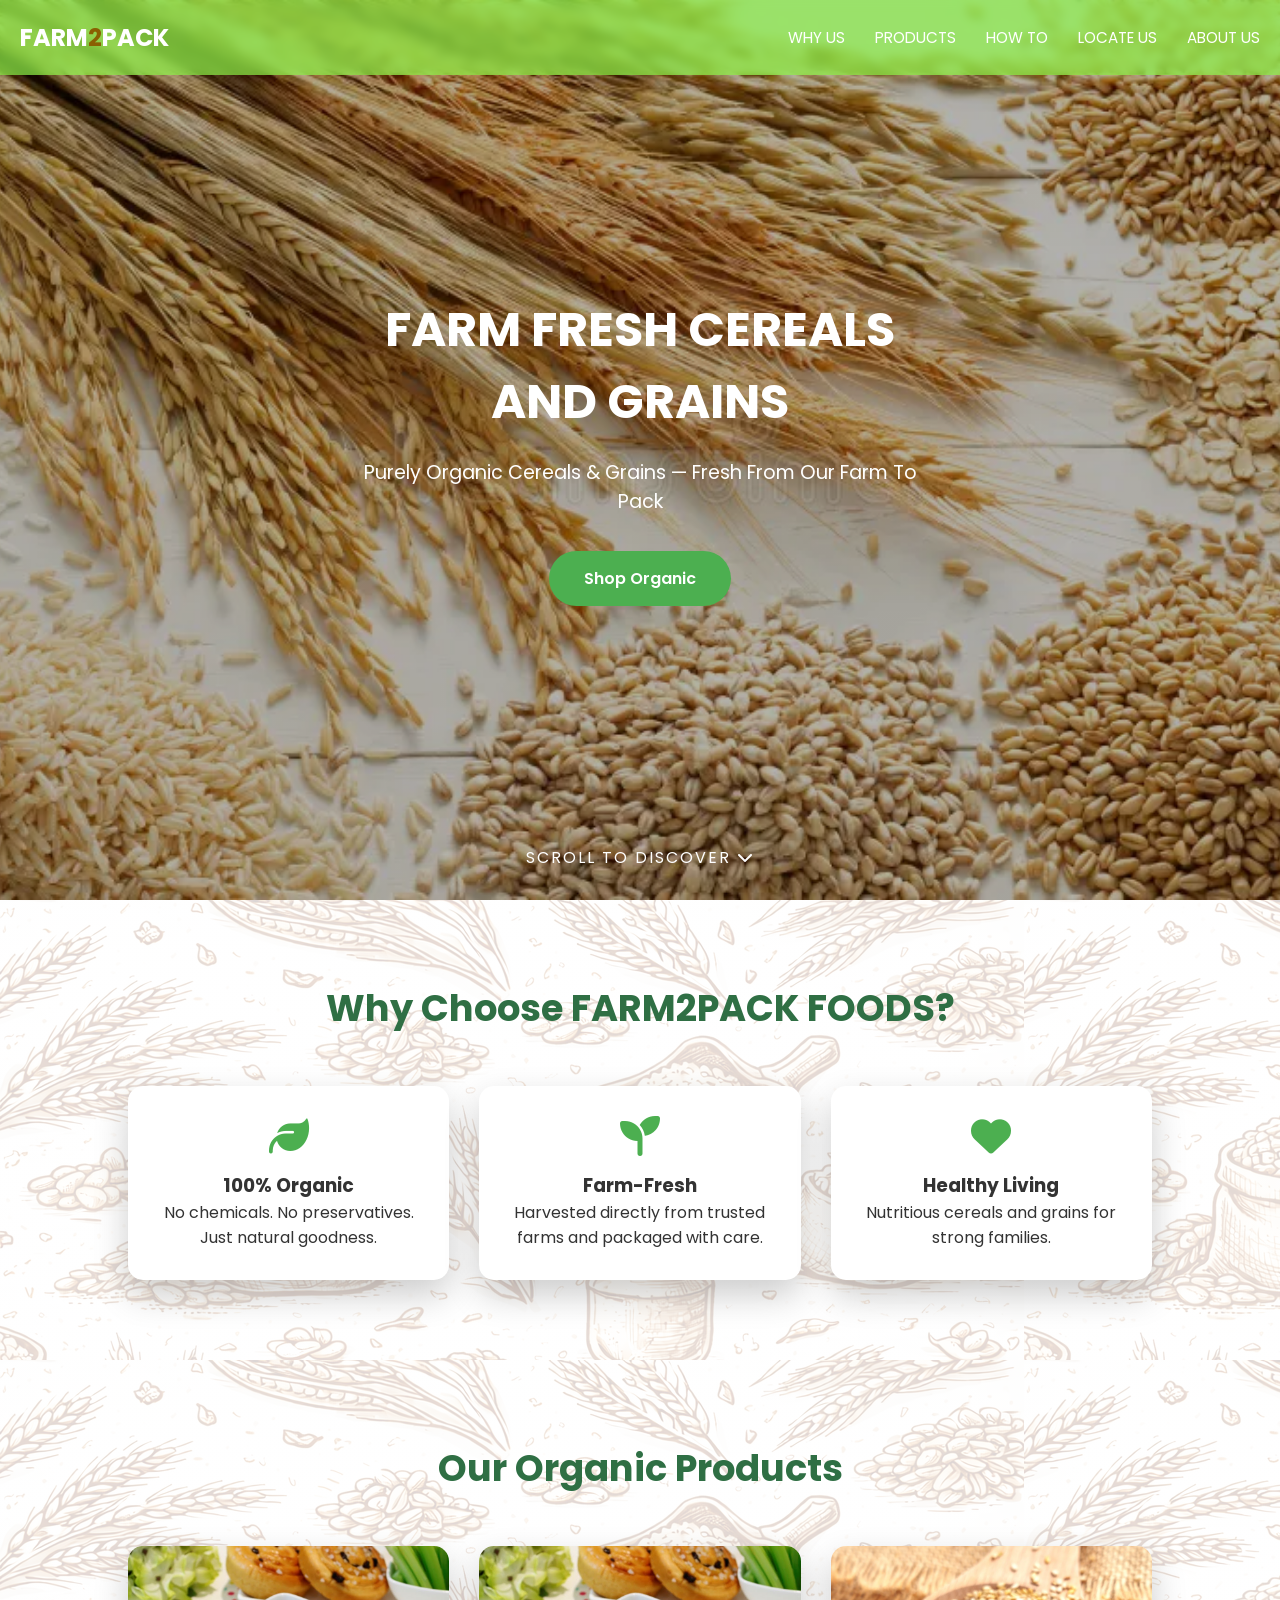
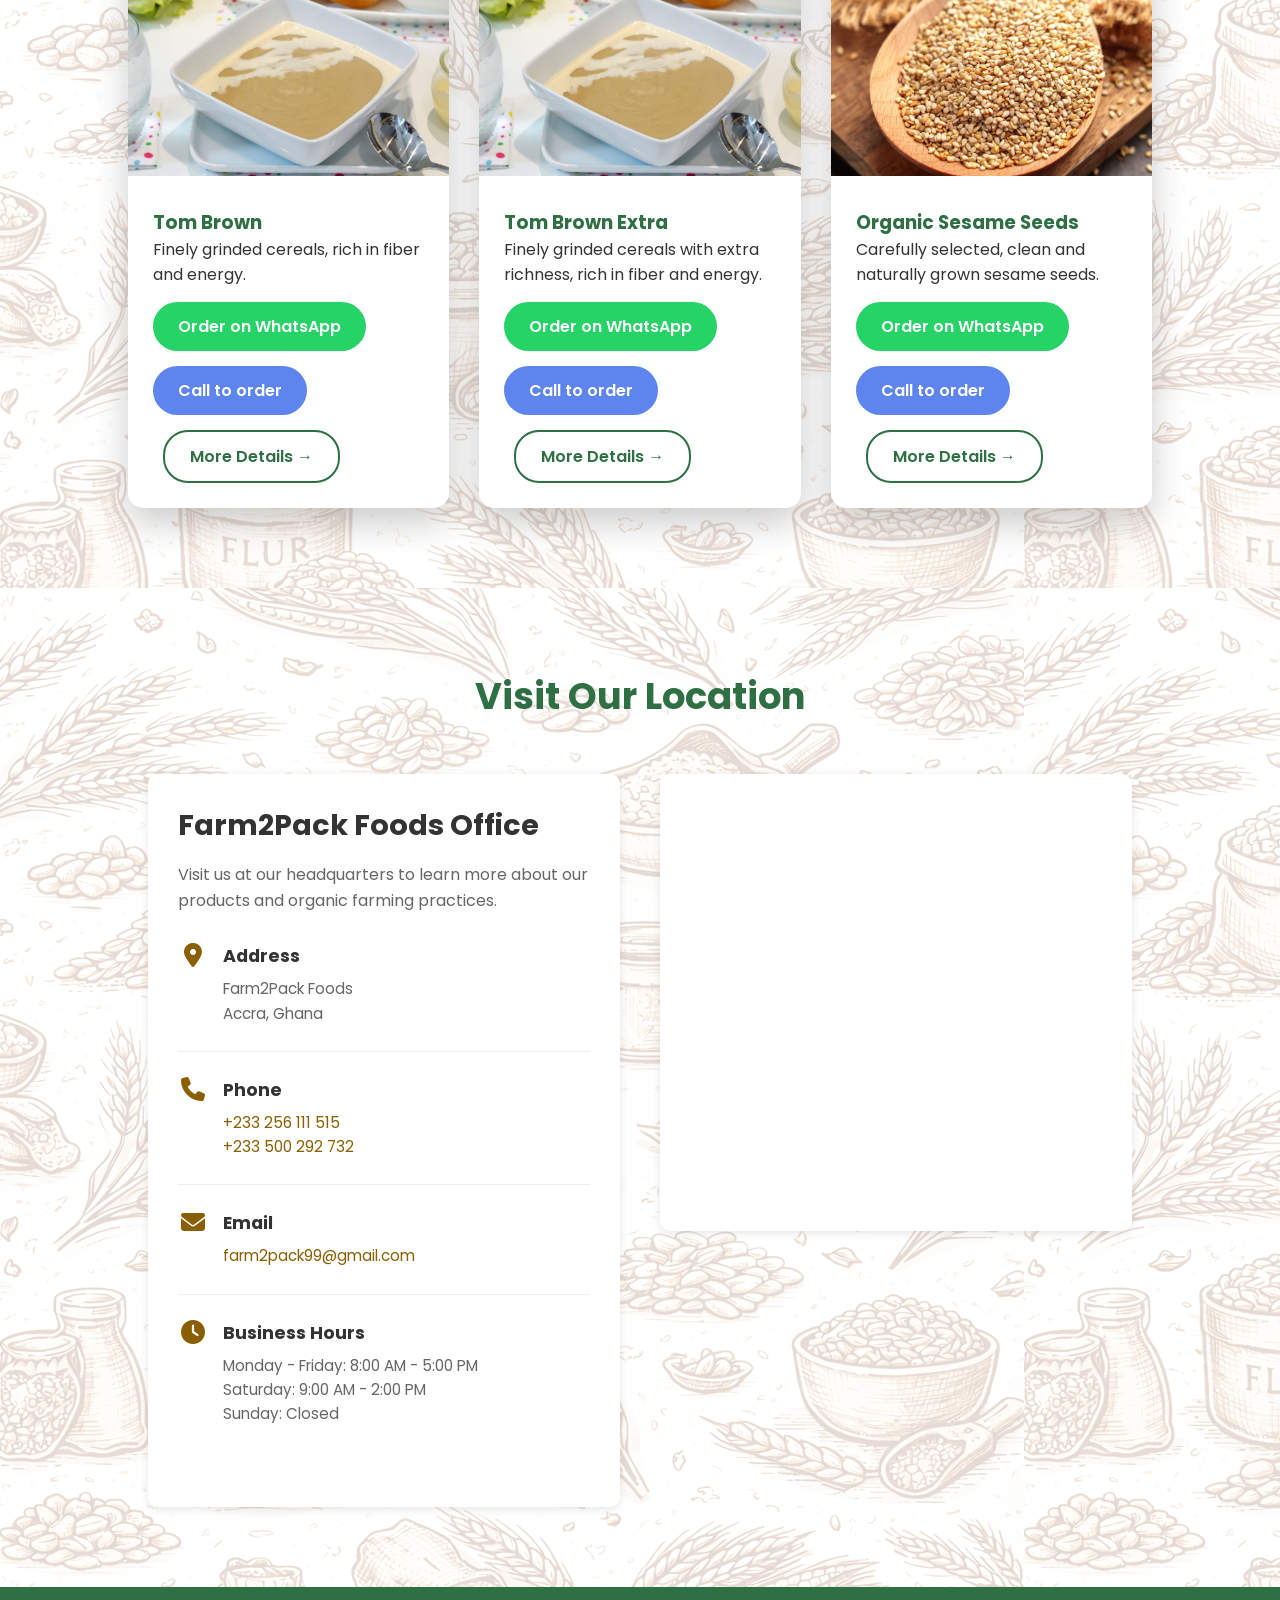
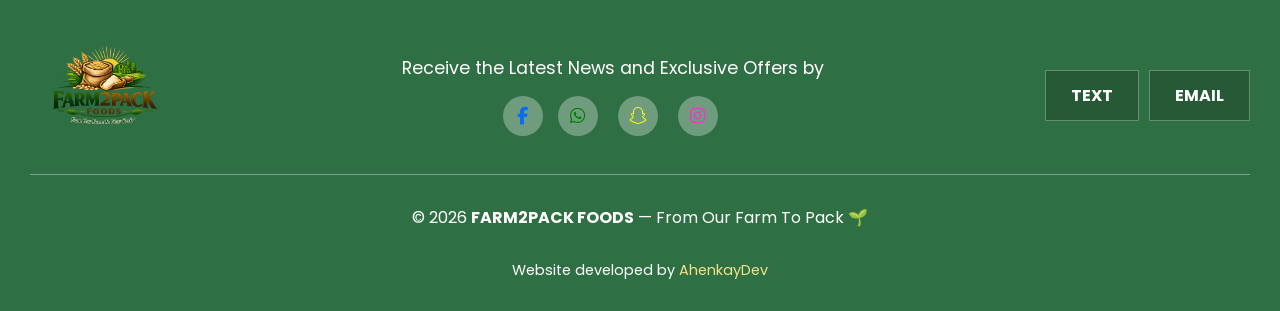
<file: index.html>
<!DOCTYPE html>
<html lang="en">
<head>
  <meta charset="UTF-8" />
  <meta name="viewport" content="width=device-width, initial-scale=1.0"/>
  <title>FARM2PACK FOODS | Pure Organic Cereals & Grains</title>

  <!-- Favicon -->
  <link rel="icon" type="Images/png" href="Images/farm2pack-logo.png" sizes="50x50">

  <!-- Google Font -->
  <link href="https://fonts.googleapis.com/css2?family=Poppins:wght@300;400;600;700&display=swap" rel="stylesheet">

  <!-- Font Awesome -->
  <link rel="stylesheet" href="https://cdnjs.cloudflare.com/ajax/libs/font-awesome/6.5.0/css/all.min.css"/>

  <!-- CSS -->
  <link rel="stylesheet" href="public/style.css">
</head>
<body>

  <header>
        <div class="container nav-content">
            <!-- <img class="zondalogo" src="Images/zonda logo.jpg" alt=""> -->
            <a href="#" class="logo">FARM<span style="color: rgb(138, 95, 2);">2</span>PACK</a>

            <div class="menu-icon" id="menu-icon">
                <i class="fas fa-bars"></i>
            </div>

            <nav id="main-nav" class="main-nav">
                <ul class="nav-links">
                    <li><a href="#why-us">Why us</a></li>
                    <li><a href="#products">Products</a></li>
                    <li><a href="#">How to</a></li>
                    <li><a href="#location">Locate Us</a></li>
                    <li><a href="#">About Us</a></li>
                </ul>
            </nav>
            <!-- <div class="nav-icons">
                <a href="#"><i class="fas fa-search"></i></a>
                <a href="#"><i class="fas fa-user"></i></a>
            </div> -->
        </div>
    </header>

<!-- HERO -->
<section class="hero">
  <div class="hero-content">
    <h1>FARM FRESH CEREALS AND GRAINS</h1>
    <p>Purely Organic Cereals & Grains — Fresh From Our Farm To Pack</p>
    <a href="#products" class="btn-primary">Shop Organic</a>
    <div class="scroll-indicator">
        <a href="#why-us">SCROLL TO DISCOVER <i class="fas fa-chevron-down"></i></a>
    </div>
  </div>
</section>

<!-- WHY US -->
<section id="why-us" class="section">
  <div class="section-title">
    <h2>Why Choose FARM2PACK FOODS?</h2>
  </div>

  <div class="why-us">
    <div class="why">
      <i class="fa-solid fa-leaf"></i>
      <h3>100% Organic</h3>
      <p>No chemicals. No preservatives. Just natural goodness.</p>
    </div>

    <div class="why">
      <i class="fa-solid fa-seedling"></i>
      <h3>Farm-Fresh</h3>
      <p>Harvested directly from trusted farms and packaged with care.</p>
    </div>

    <div class="why">
      <i class="fa-solid fa-heart"></i>
      <h3>Healthy Living</h3>
      <p>Nutritious cereals and grains for strong families.</p>
    </div>
  </div>
</section>

<!-- PRODUCTS -->
<section class="section" id="products">
  <div class="section-title">
    <h2>Our Organic Products</h2>
  </div>

  <div class="products">

    <div class="product fade-in">
      <img src="Images/tombrown.jpg" alt="Powdered roasted-grains">
      <div class="product-content">
        <h3>Tom Brown</h3>
        <p>Finely grinded cereals, rich in fiber and energy.</p>
        <a class="order-btn" data-product="Tom Brown">Order on WhatsApp</a>
        <a class="call-btn" href="tel:+233256111515">Call to order</a>
        <a class="more-details-btn" href="public/details.html?product=Tom Brown">More Details →</a>
      </div>
    </div>

    <div class="product fade-in">
      <img src="Images/tombrown.jpg" alt="Powdered roasted-grains">
      <div class="product-content">
        <h3>Tom Brown Extra</h3>
        <p>Finely grinded cereals with extra richness, rich in fiber and energy.</p>
        <a class="order-btn" data-product="Tom Brown">Order on WhatsApp</a>
        <a class="call-btn" href="tel:+233256111515">Call to order</a>
        <a class="more-details-btn" href="public/details.html?product=Tom Brown">More Details →</a>
      </div>
    </div>

    <div class="product fade-in">
      <img src="Images/spoonful_of_sesame_seeds.webp" alt="sesame seeds">
      <div class="product-content">
        <h3>Organic Sesame Seeds</h3>
        <p>Carefully selected, clean and naturally grown sesame seeds.</p>
        <a class="order-btn" data-product="Sesame Seeds">Order on WhatsApp</a>
        <a class="call-btn" href="tel:+233256111515">Call to order</a>
        <a class="more-details-btn" href="public/details.html?product=Sesame Seeds">More Details →</a>
      </div>
    </div>

    <!-- <div class="product fade-in">
      <img src="/Images/roasted-peanuts.avif" alt="Roasted peanuts">
      <div class="product-content">
        <h3>Organic Roasted Peanuts</h3>
        <p>Carefully selected, clean and naturally grown roasted peanuts.</p>
        <a class="order-btn" data-product="Roasted Peanuts">Order on WhatsApp</a>
        <a class="call-btn" href="tel:+233500292732">Call to order</a>
        <a class="more-details-btn" href="details.html?product=Roasted Peanuts">More Details →</a>
      </div>
    </div>

    <div class="product fade-in">
      <img src="/Images/millet-grain-and-powder.webp" alt="Millet">
      <div class="product-content">
        <h3>Organic Millet</h3>
        <p>Carefully selected, clean and naturally grown millet.</p>
        <a class="order-btn" data-product="Millet">Order on WhatsApp</a>
        <a class="call-btn" href="tel:+233500292732">Call to order</a>
        <a class="more-details-btn" href="details.html?product=Millet">More Details →</a>
      </div>
    </div> -->

    <!-- <div class="product fade-in">
      <img src="/Images/wheat.webp" alt="Organic Wheat">
      <div class="product-content">
        <h3>Organic Wheat</h3>
        <p>Stone-milled, nutrient-rich wheat perfect for meals.</p>
        <a class="order-btn" data-product="Organic Wheat">Order on WhatsApp</a>
        <a class="call-btn" href="tel:+233500292732">Call to order</a>
        <a class="more-details-btn" href="details.html?product=Organic Wheat">More Details →</a>
      </div>
    </div>

    <div class="product fade-in">
      <img src="/Images/oats-pouring-from-bowl.png" alt="Oats">
      <div class="product-content">
        <h3>Organic Oats</h3>
        <p>Carefully selected, clean and naturally grown oats.</p>
        <a class="order-btn" data-product="Oats">Order on WhatsApp</a>
        <a class="call-btn" href="tel:+233500292732">Call to order</a>
        <a class="more-details-btn" href="details.html?product=Oats">More Details →</a>
      </div>
    </div> -->

  </div>
</section>

<!-- LOCATION SECTION -->
<section class="section" id="location">
  <div class="section-title">
    <h2>Visit Our Location</h2>
  </div>

  <div class="location-container">
    <div class="location-info">
      <div class="location-details">
        <h3>Farm2Pack Foods Office</h3>
        <p>Visit us at our headquarters to learn more about our products and organic farming practices.</p>

        <div class="location-item">
          <i class="fas fa-map-marker-alt"></i>
          <div>
            <h4>Address</h4>
            <p>Farm2Pack Foods<br>Accra, Ghana</p>
          </div>
        </div>

        <div class="location-item">
          <i class="fas fa-phone"></i>
          <div>
            <h4>Phone</h4>
            <p><a href="tel:+233256111515">+233 256 111 515</a><br><a href="tel:+233500292732">+233 500 292 732</a></p>
          </div>
        </div>

        <div class="location-item">
          <i class="fas fa-envelope"></i>
          <div>
            <h4>Email</h4>
            <p><a href="mailto:farm2pack99@gmail.com">farm2pack99@gmail.com</a></p>
          </div>
        </div>

        <div class="location-item">
          <i class="fas fa-clock"></i>
          <div>
            <h4>Business Hours</h4>
            <p>Monday - Friday: 8:00 AM - 5:00 PM<br>Saturday: 9:00 AM - 2:00 PM<br>Sunday: Closed</p>
          </div>
        </div>
      </div>

      <div class="location-map">
        <iframe src="https://www.google.com/maps/embed?pb=!1m18!1m12!1m3!1d3971.0316471043175!2d-0.1922!3d5.5596!2m3!1f0!2f0!3f0!3m2!1i1024!2i768!4f13.1!3m3!1m2!1s0xfdf9a59f84e9c15%3A0x1234567890!2sAccra%2C%20Ghana!5e0!3m2!1sen!2sgh!4v1234567890" width="100%" height="450" style="border:0;" allowfullscreen="" loading="lazy" referrerpolicy="no-referrer-when-downgrade"></iframe>
      </div>
    </div>
  </div>
</section>

<!-- FOOTER -->
<footer>
  <div class="footer-newsletter">
    <div class="container newsletter-content">
        <div class="newsletter-left">
            <img src="Images/farm2pack-logo.png" alt="news letter" class="newsletter-logo">
        </div>
        <div class="newsletter-center">
            <p>Receive the Latest News and Exclusive Offers by</p>
            <div class="social-icons-footer">
                <a href="#" class="social-button1"><i class="fab fa-facebook-f"></i></a>
                <a href="https://wa.me/233256111515" class="social-button2"><i class="fab fa-whatsapp"></i></a>
                <a href="#" class="social-button3"><i class="fab fa-snapchat-ghost"></i></a>
                <a href="#" class="social-button4"><i class="fab fa-instagram"></i></a>
            </div>
        </div>
        <div class="newsletter-right">
            <a href="sms:+233500292732" class="newsletter-btn text-btn">TEXT</a>
            <a href="mailto:farm2pack99@gmail.com" class="newsletter-btn email-btn">EMAIL</a>
        </div>
    </div>
    </div>

  <div class="footer-bottom">
    <div class="copyright-info">
      <p>© 2026 <strong>FARM2PACK FOODS</strong> — From Our Farm To Pack 🌱</p>
      <p class="acknowledgement">Website developed by <a class="developer" href="https://github.com/AhenKay">AhenkayDev</a></p>
    </div>
  </div>
</footer>

<!-- JS -->
<script src="public/script.js"></script>
</body>
</html>
</file>
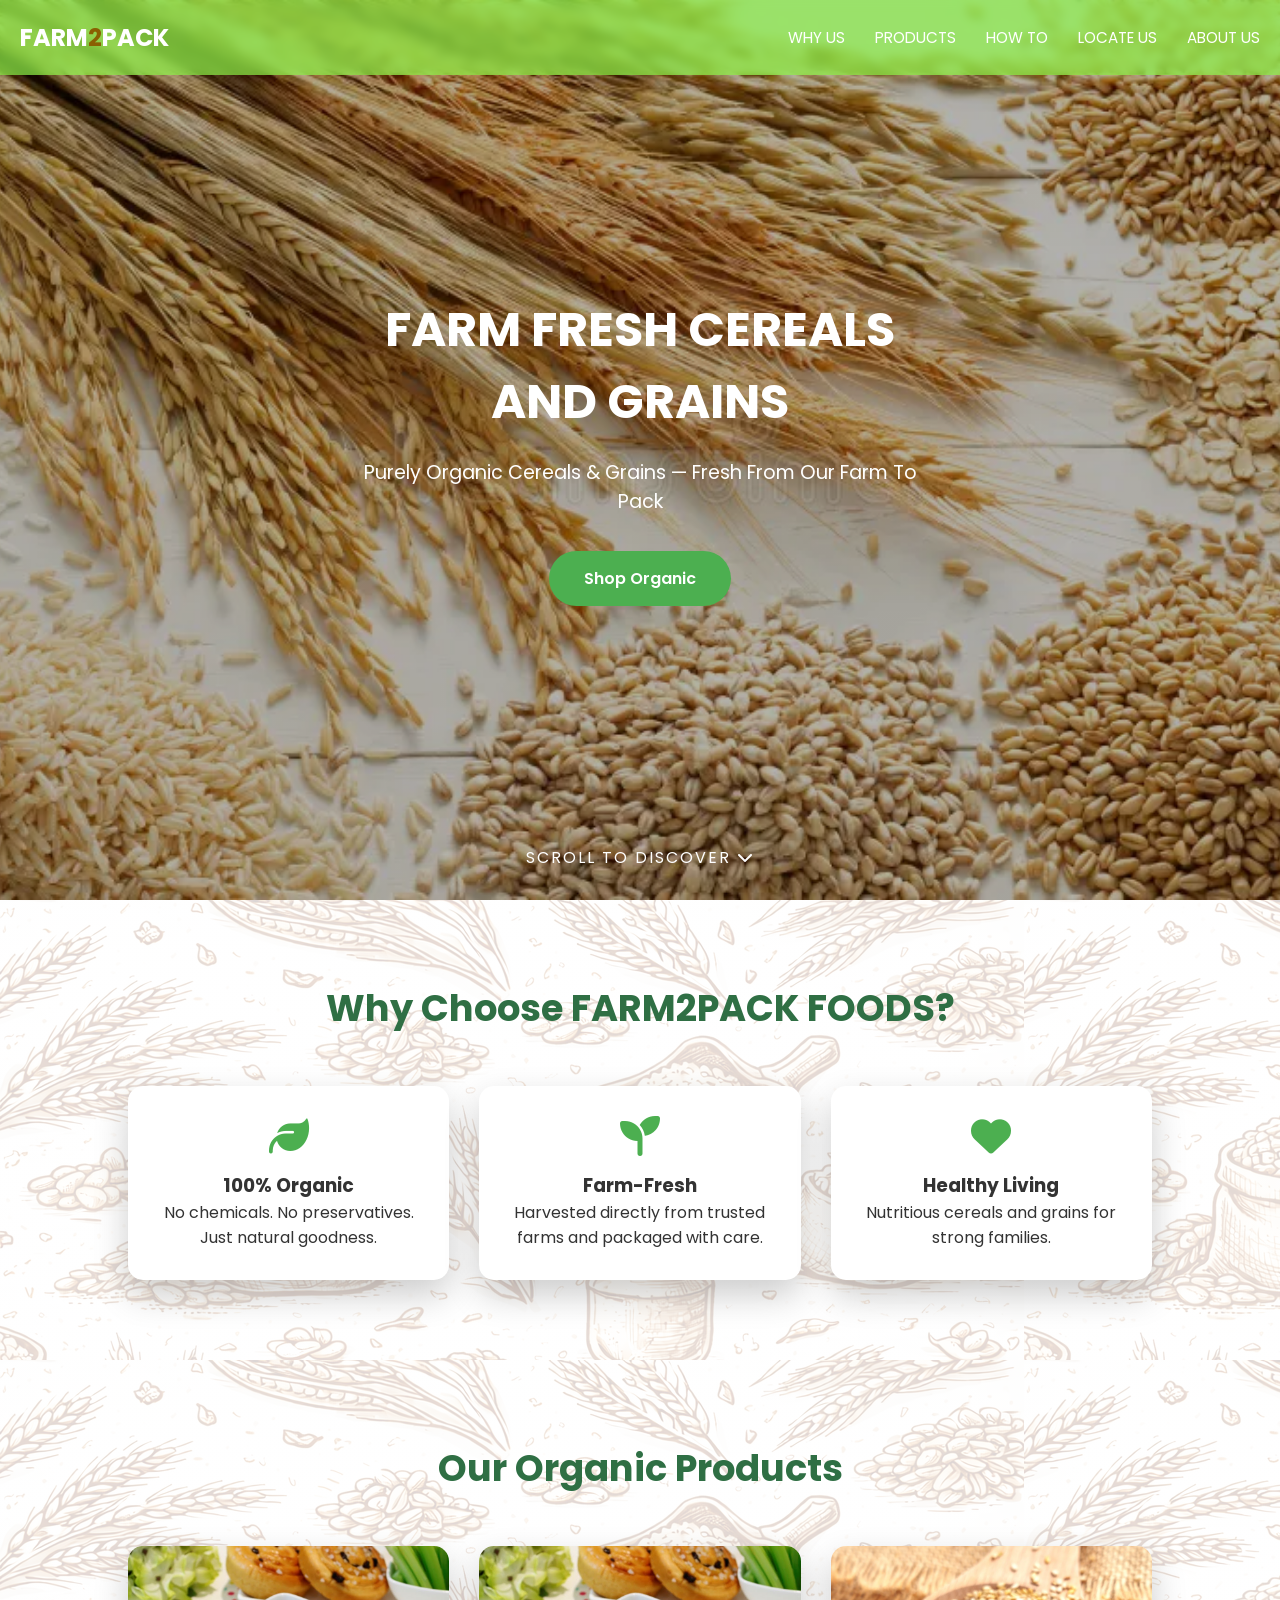
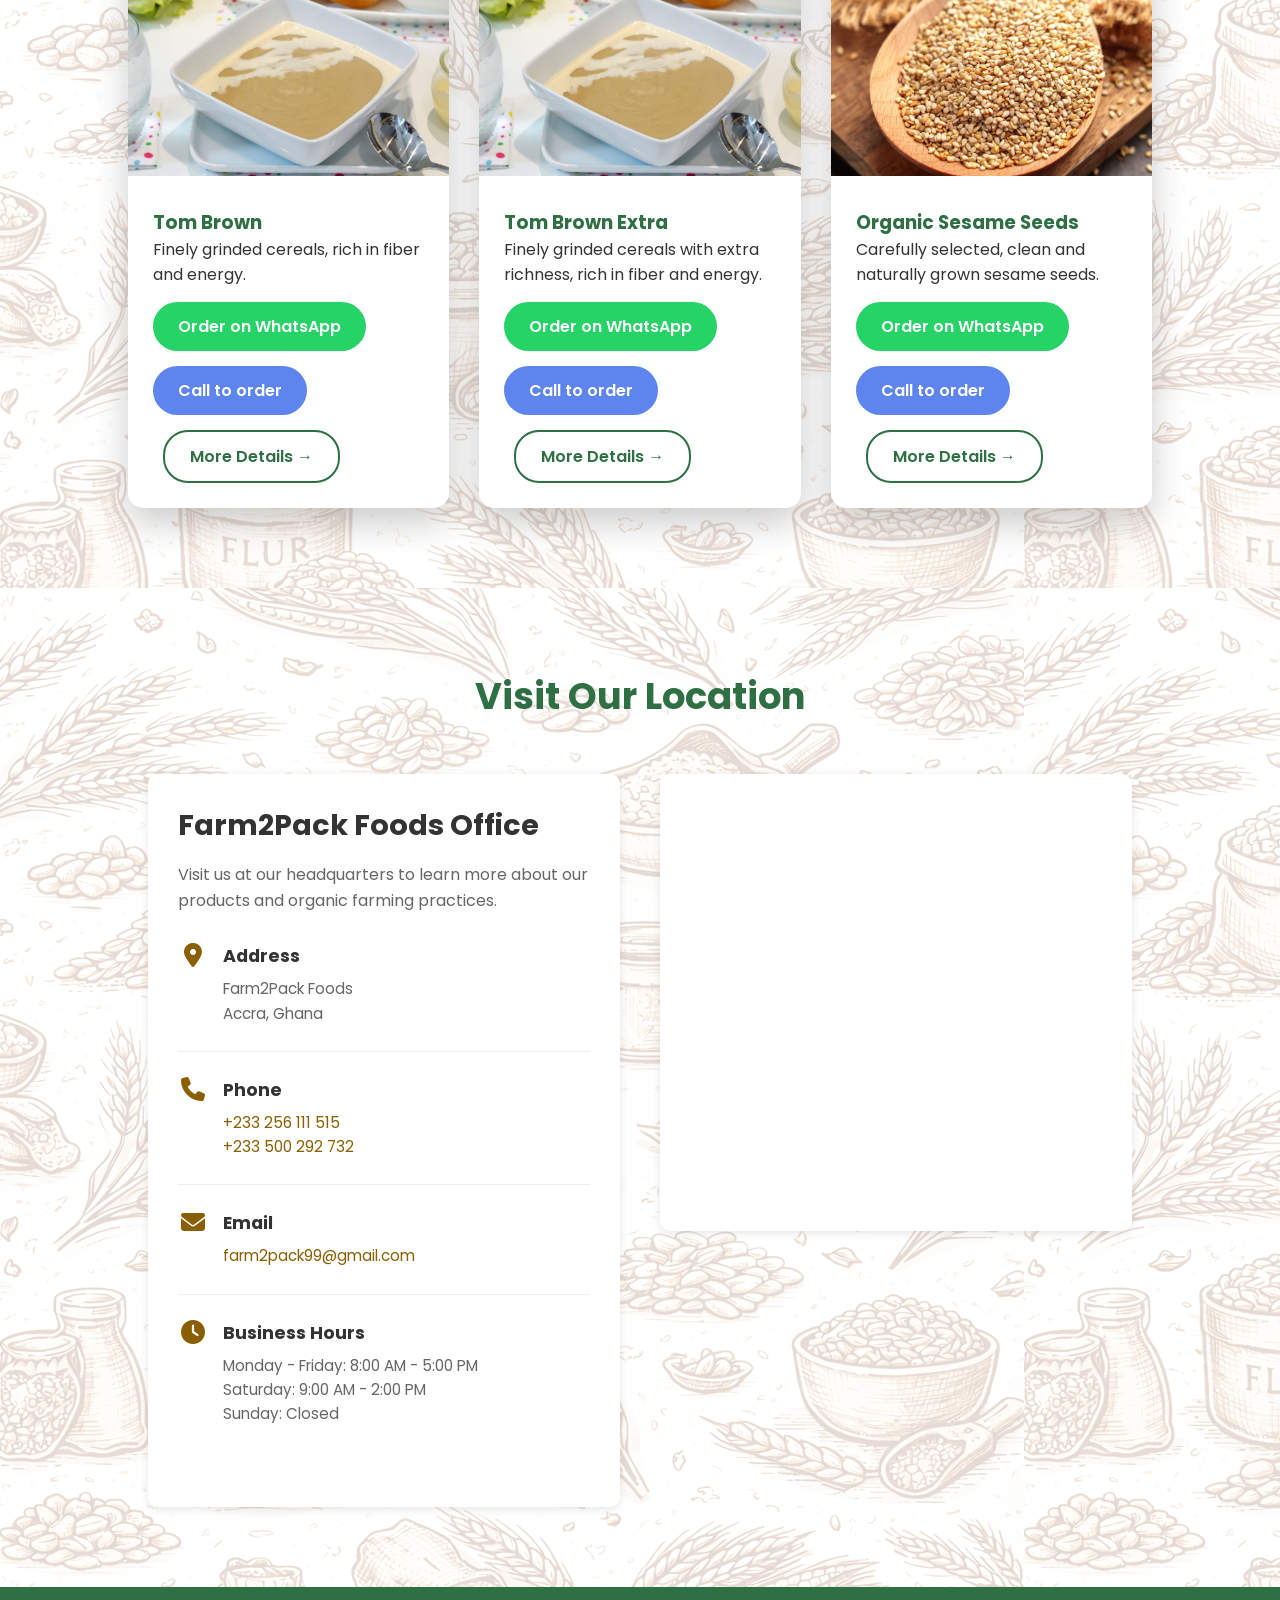
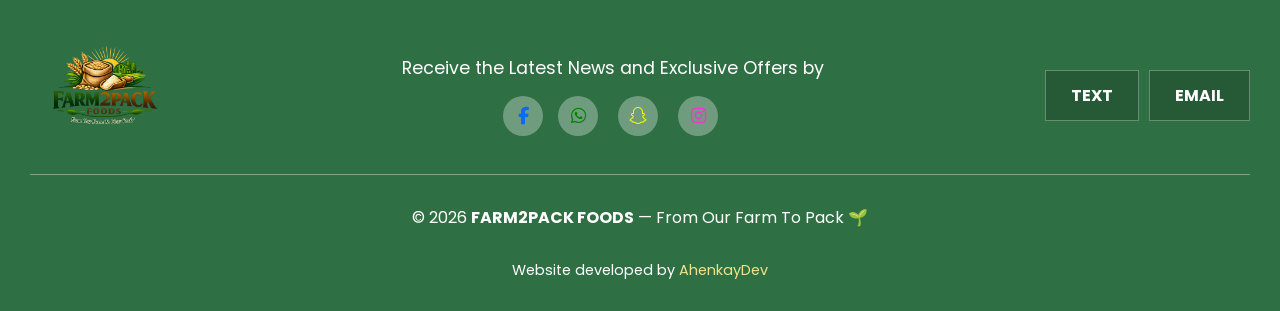
<file: public/index.html>
<!DOCTYPE html>
<html lang="en">
<head>
  <meta charset="UTF-8" />
  <meta name="viewport" content="width=device-width, initial-scale=1.0"/>
  <title>FARM2PACK FOODS | Pure Organic Cereals & Grains</title>

  <!-- Favicon -->
  <link rel="icon" type="Images/png" href="/Images/farm2pack-logo.png" sizes="50x50">

  <!-- Google Font -->
  <link href="https://fonts.googleapis.com/css2?family=Poppins:wght@300;400;600;700&display=swap" rel="stylesheet">

  <!-- Font Awesome -->
  <link rel="stylesheet" href="https://cdnjs.cloudflare.com/ajax/libs/font-awesome/6.5.0/css/all.min.css"/>

  <!-- CSS -->
  <link rel="stylesheet" href="style.css">
</head>
<body>

  <header>
        <div class="container nav-content">
            <!-- <img class="zondalogo" src="Images/zonda logo.jpg" alt=""> -->
            <a href="#" class="logo">FARM<span style="color: rgb(138, 95, 2);">2</span>PACK</a>

            <div class="menu-icon" id="menu-icon">
                <i class="fas fa-bars"></i>
            </div>

            <nav id="main-nav" class="main-nav">
                <ul class="nav-links">
                    <li><a href="#why-us">Why us</a></li>
                    <li><a href="#products">Products</a></li>
                    <li><a href="#">How to</a></li>
                    <li><a href="#location">Locate Us</a></li>
                    <li><a href="#">About Us</a></li>
                </ul>
            </nav>
            <!-- <div class="nav-icons">
                <a href="#"><i class="fas fa-search"></i></a>
                <a href="#"><i class="fas fa-user"></i></a>
            </div> -->
        </div>
    </header>

<!-- HERO -->
<section class="hero">
  <div class="hero-content">
    <h1>FARM FRESH CEREALS AND GRAINS</h1>
    <p>Purely Organic Cereals & Grains — Fresh From Our Farm To Pack</p>
    <a href="#products" class="btn-primary">Shop Organic</a>
    <div class="scroll-indicator">
        <a href="#why-us">SCROLL TO DISCOVER <i class="fas fa-chevron-down"></i></a>
    </div>
  </div>
</section>

<!-- WHY US -->
<section id="why-us" class="section">
  <div class="section-title">
    <h2>Why Choose FARM2PACK FOODS?</h2>
  </div>

  <div class="why-us">
    <div class="why">
      <i class="fa-solid fa-leaf"></i>
      <h3>100% Organic</h3>
      <p>No chemicals. No preservatives. Just natural goodness.</p>
    </div>

    <div class="why">
      <i class="fa-solid fa-seedling"></i>
      <h3>Farm-Fresh</h3>
      <p>Harvested directly from trusted farms and packaged with care.</p>
    </div>

    <div class="why">
      <i class="fa-solid fa-heart"></i>
      <h3>Healthy Living</h3>
      <p>Nutritious cereals and grains for strong families.</p>
    </div>
  </div>
</section>

<!-- PRODUCTS -->
<section class="section" id="products">
  <div class="section-title">
    <h2>Our Organic Products</h2>
  </div>

  <div class="products">

    <div class="product fade-in">
      <img src="/Images/tombrown.jpg" alt="Powdered roasted-grains">
      <div class="product-content">
        <h3>Tom Brown</h3>
        <p>Finely grinded cereals, rich in fiber and energy.</p>
        <a class="order-btn" data-product="Tom Brown">Order on WhatsApp</a>
        <a class="call-btn" href="tel:+233256111515">Call to order</a>
        <a class="more-details-btn" href="details.html?product=Tom Brown">More Details →</a>
      </div>
    </div>

    <div class="product fade-in">
      <img src="/Images/tombrown.jpg" alt="Powdered roasted-grains">
      <div class="product-content">
        <h3>Tom Brown Extra</h3>
        <p>Finely grinded cereals with extra richness, rich in fiber and energy.</p>
        <a class="order-btn" data-product="Tom Brown">Order on WhatsApp</a>
        <a class="call-btn" href="tel:+233256111515">Call to order</a>
        <a class="more-details-btn" href="details.html?product=Tom Brown">More Details →</a>
      </div>
    </div>

    <div class="product fade-in">
      <img src="/Images/spoonful_of_sesame_seeds.webp" alt="sesame seeds">
      <div class="product-content">
        <h3>Organic Sesame Seeds</h3>
        <p>Carefully selected, clean and naturally grown sesame seeds.</p>
        <a class="order-btn" data-product="Sesame Seeds">Order on WhatsApp</a>
        <a class="call-btn" href="tel:+233256111515">Call to order</a>
        <a class="more-details-btn" href="details.html?product=Sesame Seeds">More Details →</a>
      </div>
    </div>

    <!-- <div class="product fade-in">
      <img src="/Images/roasted-peanuts.avif" alt="Roasted peanuts">
      <div class="product-content">
        <h3>Organic Roasted Peanuts</h3>
        <p>Carefully selected, clean and naturally grown roasted peanuts.</p>
        <a class="order-btn" data-product="Roasted Peanuts">Order on WhatsApp</a>
        <a class="call-btn" href="tel:+233500292732">Call to order</a>
        <a class="more-details-btn" href="details.html?product=Roasted Peanuts">More Details →</a>
      </div>
    </div>

    <div class="product fade-in">
      <img src="/Images/millet-grain-and-powder.webp" alt="Millet">
      <div class="product-content">
        <h3>Organic Millet</h3>
        <p>Carefully selected, clean and naturally grown millet.</p>
        <a class="order-btn" data-product="Millet">Order on WhatsApp</a>
        <a class="call-btn" href="tel:+233500292732">Call to order</a>
        <a class="more-details-btn" href="details.html?product=Millet">More Details →</a>
      </div>
    </div> -->

    <!-- <div class="product fade-in">
      <img src="/Images/wheat.webp" alt="Organic Wheat">
      <div class="product-content">
        <h3>Organic Wheat</h3>
        <p>Stone-milled, nutrient-rich wheat perfect for meals.</p>
        <a class="order-btn" data-product="Organic Wheat">Order on WhatsApp</a>
        <a class="call-btn" href="tel:+233500292732">Call to order</a>
        <a class="more-details-btn" href="details.html?product=Organic Wheat">More Details →</a>
      </div>
    </div>

    <div class="product fade-in">
      <img src="/Images/oats-pouring-from-bowl.png" alt="Oats">
      <div class="product-content">
        <h3>Organic Oats</h3>
        <p>Carefully selected, clean and naturally grown oats.</p>
        <a class="order-btn" data-product="Oats">Order on WhatsApp</a>
        <a class="call-btn" href="tel:+233500292732">Call to order</a>
        <a class="more-details-btn" href="details.html?product=Oats">More Details →</a>
      </div>
    </div> -->

  </div>
</section>

<!-- LOCATION SECTION -->
<section class="section" id="location">
  <div class="section-title">
    <h2>Visit Our Location</h2>
  </div>

  <div class="location-container">
    <div class="location-info">
      <div class="location-details">
        <h3>Farm2Pack Foods Office</h3>
        <p>Visit us at our headquarters to learn more about our products and organic farming practices.</p>

        <div class="location-item">
          <i class="fas fa-map-marker-alt"></i>
          <div>
            <h4>Address</h4>
            <p>Farm2Pack Foods<br>Accra, Ghana</p>
          </div>
        </div>

        <div class="location-item">
          <i class="fas fa-phone"></i>
          <div>
            <h4>Phone</h4>
            <p><a href="tel:+233256111515">+233 256 111 515</a><br><a href="tel:+233500292732">+233 500 292 732</a></p>
          </div>
        </div>

        <div class="location-item">
          <i class="fas fa-envelope"></i>
          <div>
            <h4>Email</h4>
            <p><a href="mailto:farm2pack99@gmail.com">farm2pack99@gmail.com</a></p>
          </div>
        </div>

        <div class="location-item">
          <i class="fas fa-clock"></i>
          <div>
            <h4>Business Hours</h4>
            <p>Monday - Friday: 8:00 AM - 5:00 PM<br>Saturday: 9:00 AM - 2:00 PM<br>Sunday: Closed</p>
          </div>
        </div>
      </div>

      <div class="location-map">
        <iframe src="https://www.google.com/maps/embed?pb=!1m18!1m12!1m3!1d3971.0316471043175!2d-0.1922!3d5.5596!2m3!1f0!2f0!3f0!3m2!1i1024!2i768!4f13.1!3m3!1m2!1s0xfdf9a59f84e9c15%3A0x1234567890!2sAccra%2C%20Ghana!5e0!3m2!1sen!2sgh!4v1234567890" width="100%" height="450" style="border:0;" allowfullscreen="" loading="lazy" referrerpolicy="no-referrer-when-downgrade"></iframe>
      </div>
    </div>
  </div>
</section>

<!-- FOOTER -->
<footer>
  <div class="footer-newsletter">
    <div class="container newsletter-content">
        <div class="newsletter-left">
            <img src="/Images/farm2pack-logo.png" alt="news letter" class="newsletter-logo">
        </div>
        <div class="newsletter-center">
            <p>Receive the Latest News and Exclusive Offers by</p>
            <div class="social-icons-footer">
                <a href="#" class="social-button1"><i class="fab fa-facebook-f"></i></a>
                <a href="https://wa.me/233256111515" class="social-button2"><i class="fab fa-whatsapp"></i></a>
                <a href="#" class="social-button3"><i class="fab fa-snapchat-ghost"></i></a>
                <a href="#" class="social-button4"><i class="fab fa-instagram"></i></a>
            </div>
        </div>
        <div class="newsletter-right">
            <a href="sms:+233500292732" class="newsletter-btn text-btn">TEXT</a>
            <a href="mailto:farm2pack99@gmail.com" class="newsletter-btn email-btn">EMAIL</a>
        </div>
    </div>
    </div>

  <div class="footer-bottom">
    <div class="copyright-info">
      <p>© 2026 <strong>FARM2PACK FOODS</strong> — From Our Farm To Pack 🌱</p>
      <p class="acknowledgement">Website developed by <a class="developer" href="https://github.com/AhenKay">AhenkayDev</a></p>
    </div>
  </div>
</footer>

<!-- JS -->
<script src="script.js"></script>
</body>
</html>
</file>
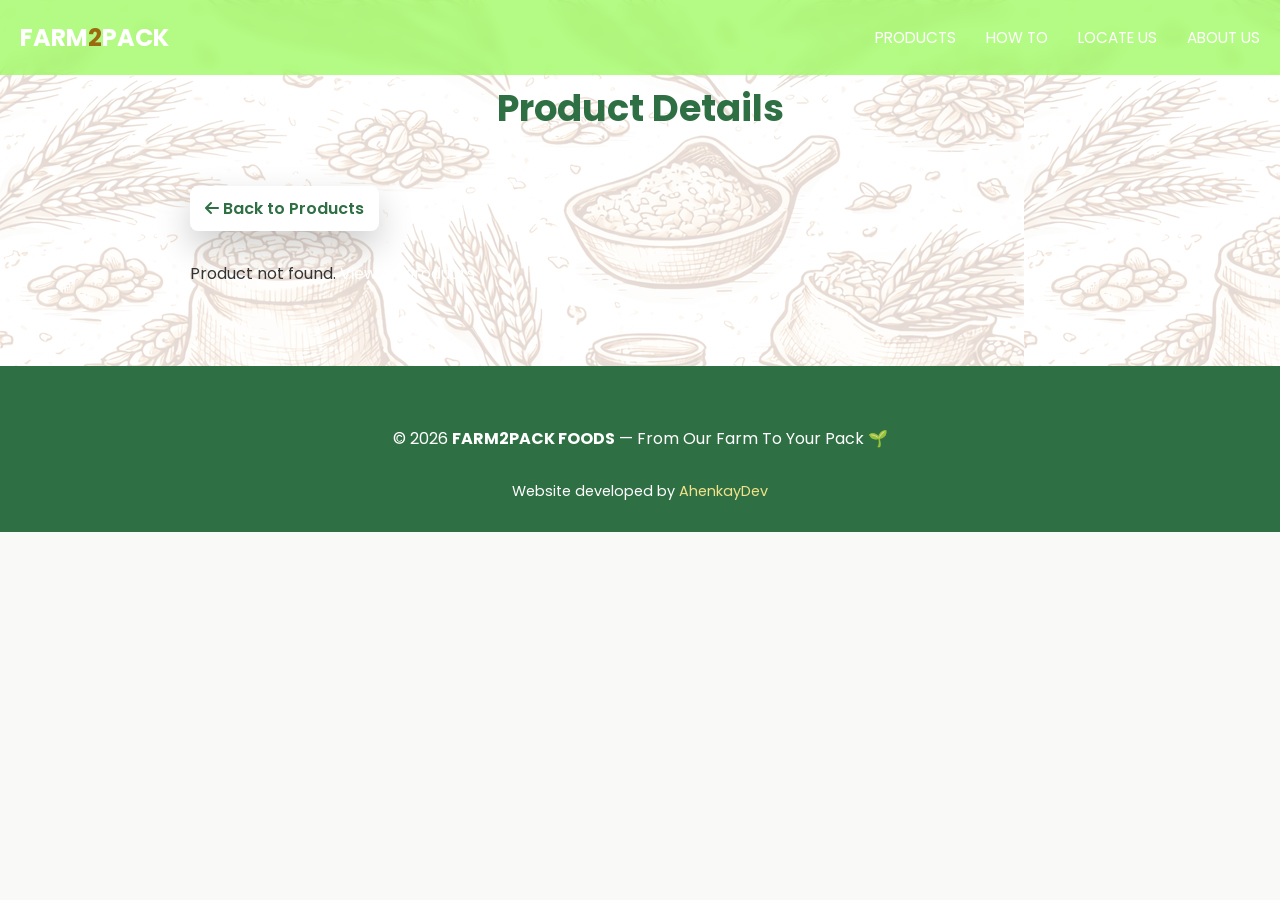
<file: public/details.html>
<!DOCTYPE html>
<html lang="en">
<head>
  <meta charset="UTF-8" />
  <meta name="viewport" content="width=device-width, initial-scale=1.0"/>
  <title>Product Details | FARM2PACK FOODS</title>

  <!-- Google Font -->
  <link href="https://fonts.googleapis.com/css2?family=Poppins:wght@300;400;600;700&display=swap" rel="stylesheet">

  <!-- Font Awesome -->
  <link rel="stylesheet" href="https://cdnjs.cloudflare.com/ajax/libs/font-awesome/6.5.0/css/all.min.css"/>

  <!-- CSS -->
  <link rel="stylesheet" href="style.css">
</head>
<body>

  <header>
    <div class="container nav-content">
      <a href="/index.html" class="logo">FARM<span style="color: rgb(155, 106, 16);">2</span>PACK</a>

      <div class="menu-icon" id="menu-icon">
        <i class="fas fa-bars"></i>
      </div>

      <nav id="main-nav" class="main-nav">
        <ul class="nav-links">
          <li><a href="/index.html#products">Products</a></li>
          <li><a href="/index.html">How to</a></li>
          <li><a href="/index.html">Locate Us</a></li>
          <li><a href="/index.html">About Us</a></li>
        </ul>
      </nav>
    </div>
  </header>

  <section class="section">
    <div class="section-title">
      <h2>Product Details</h2>
    </div>

    <div class="details-container">
      <div class="back-button">
        <a href="/index.html#products"><i class="fas fa-arrow-left"></i> Back to Products</a>
      </div>

      <div id="product-details">
        <!-- Product details will be loaded here via JavaScript -->
        <p>Loading product details...</p>
        <p>Store in a cool dry place, away from direct sunlight or high temperature or moisture.</p>
      </div>
    </div>
  </section>

  <footer>
    <div class="footer-bottom">
      <div class="copyright-info">
        <p>© 2026 <strong>FARM2PACK FOODS</strong> — From Our Farm To Your Pack 🌱</p>
        <p class="acknowledgement">Website developed by <a class="developer" href="https://github.com/AhenKay">AhenkayDev</a></p>
      </div>
    </div>
  </footer>

  <!-- JS -->
  <script src="script.js"></script>
  <script>
    // Load product details based on URL parameter
    const urlParams = new URLSearchParams(window.location.search);
    const productName = urlParams.get('product');

    const productDetails = {
      'Organic Wheat': {
        image: '/Images/wheat.webp',
        image2: '/Images/cereals-grains.webp',
        image3: '/Images/tree-cereal-grains.png',
        title: 'Organic Wheat',
        description: 'Stone-milled, nutrient-rich wheat perfect for meals.',
        details: `Our Organic Wheat is sourced from trusted farms that practice sustainable agriculture. 
                  Each grain is carefully selected and processed to retain maximum nutritional value. 
                  Rich in fiber, protein, and essential minerals, it's perfect for making whole wheat flour, 
                  breads, and other wholesome dishes. No chemicals, no preservatives – just pure organic goodness.`,
        ingredients: 'Powder, salt, sugar and milk.',
        benefits: [
          'High in dietary fiber',
          'Rich in protein and B vitamins',
          'Stone-milled for better digestion',
          '100% organic and chemical-free',
          'Perfect for baking and cooking'
        ]
      },
      'Tom Brown': {
        image: '/Images/tombrown.jpg',
        image2: '/Images/cereals-grains.webp',
        image3: '/Images/grains-and-cereals.png',
        title: 'Tom Brown',
        description: 'Finely grinded roasted grains, rich in fiber and energy.',
        details: `Tom Brown is a traditional West African meal made from finely ground roasted grains. 
                  It's a nutritious, energy-packed meal that's perfect for breakfast or any time of day. 
                  Our Tom Brown is made from premium quality roasted grains and is ground to a fine texture 
                  for easy mixing. It's packed with fiber, minerals, and vitamins that support healthy digestion 
                  and sustained energy throughout the day.`,
        ingredients: 'Maize, soya beans, peanuts, and rice.',
        benefits: [
          'High energy content',
          'Rich in minerals and vitamins',
          'Supports healthy digestion',
          'Traditional West African meal'
        ]
      },
      'Roasted Peanuts': {
        image: '/Images/roasted-peanuts.avif',
        image2: '/Images/cereals-grains.webp',
        image3: '/Images/barley-wheat-plant.png',
        title: 'Organic Roasted Peanuts',
        description: 'Carefully selected, clean and naturally grown roasted peanuts.',
        details: `Our Organic Roasted Peanuts are carefully selected from the finest harvests 
                  and roasted to perfection. They're a delicious, protein-packed snack perfect for 
                  any time of day. Rich in healthy fats, protein, and vitamins, these peanuts are 
                  great for snacking, making peanut butter, or adding to your favorite recipes. 
                  100% organic, no additives, no salt unless you prefer salted.`,
        ingredients: 'Powder, salt, sugar and milk.',
        benefits: [
          'Excellent source of plant-based protein',
          'Rich in healthy monounsaturated fats',
          'High in antioxidants',
          'No added preservatives or chemicals',
          'Perfect for snacking or cooking'
        ]
      },
      'Sesame Seeds': {
        image: '/Images/spoonful_of_sesame_seeds.webp',
        image2: '/Images/bowl-of-white-sesame-seeds.webp',
        image3: '/Images/natural-sesame-seeds-piled.webp',
        title: 'Organic Sesame Seeds',
        description: 'Nutritious and versatile organic sesame seeds.',
        details: `Our Organic Sesame Seeds are sourced from the best farms and are packed with nutrients. 
                  These tiny seeds are a powerhouse of calcium, iron, and healthy fats. They can be used 
                  in baking, cooking, or as a topping for salads and dishes. Enjoy the nutty flavor and 
                  numerous health benefits of our organic sesame seeds.`,
        ingredients: 'Sesame seeds.',
        benefits: [
          'Rich in calcium and iron',
          'High in healthy fats',
          'Great source of fiber',
          'Versatile for cooking and baking',
          '100% organic and natural'
        ]
      },
      'Oats': {
        image: '/Images/oats.webp',
        image2: '/Images/oats-pouring-from-bowl.png',
        image3: '/Images/oat-porridge.png',
        title: 'Organic Oats',
        description: 'Whole grain oats for a healthy lifestyle.',
        details: `Our Organic Oats are whole grain oats that are perfect for a nutritious breakfast or snack. 
                  They are rich in fiber, vitamins, and minerals that support heart health and digestion. 
                  Enjoy them as oatmeal, in smoothies, or baked into your favorite recipes. 
                  Our oats are 100% organic, non-GMO, and free from additives.`,
        ingredients: 'Whole grain oats.',
        benefits: [
          'High in dietary fiber',
          'Supports heart health',
          'Rich in vitamins and minerals',
          'Versatile for various recipes',
          '100% organic and non-GMO'
        ]
      },
      'Millet': {
        image: '/Images/millet-grain-and-powder.webp',
        image2: '/Images/millet-in-bowl-and-spoon.png',
        image3: '/Images/millet-branch.webp',
        title: 'Organic Millet',
        description: 'Nutritious and gluten-free organic millet.',
        details: `Our Organic Millet is a gluten-free grain that is rich in nutrients and easy to digest. 
                  It's a great alternative for those with gluten sensitivities and is packed with protein, 
                  fiber, and essential minerals. Use it in porridge, salads, or as a side dish. 
                  Our millet is 100% organic and free from any chemicals or additives.`,
        ingredients: 'Millet grains.',
        benefits: [
          'Gluten-free and easy to digest',
          'High in protein and fiber',
          'Rich in essential minerals',
          'Versatile for cooking',
          '100% organic and natural'
        ]
      }
    };

    const details = productDetails[productName] || null;

    if (details) {
      document.getElementById('product-details').innerHTML = `
        <div class="detail-content">
          <div class="detail-images">
            <img src="${details.image}" alt="${details.title}" class="detail-image">
            <img src="${details.image2}" alt="${details.title}" class="detail-image">
            <img src="${details.image3}" alt="${details.title}" class="detail-image">
          </div>
          <div class="detail-text">
            <h1>${details.title}</h1>
            <p class="detail-description">${details.description}</p>
            
            <h3>About This Product</h3>
            <p>${details.details}</p>

            <h3>Ingredients</h3>
            <p>${details.ingredients}</p>
            
            <h3>Key Benefits</h3>
            <ul class="benefits-list">
              ${details.benefits.map(benefit => `<li>${benefit}</li>`).join('')}
            </ul>
            
            <h3>Precaution</h3>
            <p class="precaution">Store in a cool dry place, away from direct sunlight or high temperature or moisture.</p>
            
            <div class="detail-actions">
              <a class="order-btn" href="https://wa.me/233500292732?text=I%20would%20like%20to%20order%20${encodeURIComponent(productName)}">Order on WhatsApp</a>
              <a class="call-btn" href="tel:+233500292732">Call to order</a>
            </div>
          </div>
        </div>
      `;
    } else {
      document.getElementById('product-details').innerHTML = `
        <p>Product not found. <a href="index.html#products">View all products</a></p>
      `;
    }
  </script>
</body>
</html>
</file>
<file: public/style.css>
* {
  margin: 0;
  padding: 0;
  box-sizing: border-box;
  font-family: 'Poppins', sans-serif;
}

body {
  background: #f9faf7;
  color: #333;
}

a {
  color: #ffffff;
  text-decoration: none;
}

.logo {
  font-size: 1.5em;
  font-weight: 700;
  color: #ffffff;
  margin-left: 20px;
}

header {
  position: fixed;
  width: 100%;
  padding: 20px 0;
  z-index: 1000;
  background: rgba(144, 250, 74, 0.678);
  backdrop-filter: blur(5px);
}

.main-nav{
  display: block;
  position: absolute;
  right: 20px;
}

.nav-content {
    display: flex;
    justify-content: space-between;
    align-items: center;
    padding: 0px;
}

.nav-links {
    list-style: none;
    display: flex;
    gap: 30px;
    font-size: 0.95em;
    text-transform: uppercase;
}

.menu-icon {
    display: none;
    font-size: 1.5em;
    cursor: pointer;
    color: var(--color-white);
    order: 2;
}

.nav-icons {
    display: flex;
    gap: 20px;
    font-size: 1.1em;
}

/* HERO */
.hero {
  height: 100vh;
  /* background:
    linear-gradient(rgba(0,0,0,.55), rgba(0,0,0,.55)),
    url('https://images.unsplash.com/photo-1501004318641-b39e6451bec6') center/cover; */
  background:
    linear-gradient(rgba(0,0,0,.3), rgba(0,0,0,.3)),
    url('/Images/cereals-grains.webp') center/cover;
  display: flex;
  align-items: center;
  justify-content: center;
  text-align: center;
  color: white;
}

.hero-content {
  max-width: 700px;
  padding-left: 5%;
  padding-right: 5%;
}

.scroll-indicator {
    position: absolute;
    bottom: 30px;
    left: 50%;
    transform: translateX(-50%);
    z-index: 2;
    font-size: 1em;
    text-transform: uppercase;
    letter-spacing: 2px;
    animation: fadeIn 2s ease;
}

.hero h1 {
  font-size: 3rem;
  animation: slideDown 1s ease;
}

.hero p {
  margin: 20px 0;
  font-size: 1.2rem;
  animation: fadeIn 2s ease;
}

.btn-primary {
  display: inline-block;
  margin-top: 15px;
  background: #4CAF50;
  padding: 15px 35px;
  border-radius: 30px;
  color: white;
  text-decoration: none;
  font-weight: 600;
  cursor: pointer;
  transition: all 0.3s ease;
}

.btn-primary:hover {
  background: #06865c;
  color: white;
  transform: translateX(5px);
}

.order-btn {
  display: inline-block;
  background: #25D366;
  color: white;
  padding: 12px 25px;
  border-radius: 25px;
  text-decoration: none;
  font-weight: 600;
  cursor: pointer;
  transition: all 0.3s ease;
}

/* SECTIONS */
.section {
  padding: 80px 10%;
  /* background-image: url(/Images/cereals-background-brown.png); */
  background: linear-gradient(rgba(255, 255, 255, 0.836), rgba(255, 255, 255, 0.836)), url(/Images/cereals-background-brown.png), center;
  /* background-size: cover; */
  /* background-attachment: fixed; */
}

.section-title {
  text-align: center;
  margin-bottom: 50px;
}

.section-title h2 {
  color: #2f6f44;
  font-size: 2.3rem;
}

/* WHY US */
.why-us {
  display: grid;
  grid-template-columns: repeat(auto-fit, minmax(250px, 1fr));
  gap: 30px;
}

.why {
  background: white;
  padding: 30px;
  border-radius: 15px;
  text-align: center;
  box-shadow: 0 15px 35px rgba(0,0,0,.2);
  opacity: 0;
  transform: translateY(30px);
  transition: 0.6s ease;
}

.why.show {
  opacity: 1;
  transform: translateY(0);
}

.why i {
  font-size: 2.5rem;
  color: #4CAF50;
  margin-bottom: 15px;
}

/* PRODUCTS */
.products {
  display: grid;
  grid-template-columns: repeat(auto-fit, minmax(280px, 1fr));
  gap: 30px;
}

.product {
  background: white;
  border-radius: 15px;
  box-shadow: 0 15px 35px rgba(0,0,0,.2);
  overflow: hidden;
  opacity: 0;
  transform: translateY(50px);
  transition: 0.6s ease;
}

.product.show {
  opacity: 1;
  transform: translateY(0);
}

.product img {
  width: 100%;
  height: 230px;
  object-fit: cover;
  transition: transform 0.5s;
}

.product img:hover {
  transform: scale(1.1);
}

.product-content {
  padding: 25px;
}

.product-content h3 {
  color: #2f6f44;
}

.order-btn {
  display: inline-block;
  margin-top: 15px;
  background: #25D366;
  color: white;
  padding: 12px 25px;
  border-radius: 25px;
  text-decoration: none;
  font-weight: 600;
  cursor: pointer;
  transition: all 0.3s ease;
}

.order-btn:hover {
  background: #06865c;
  color: white;
  transform: translateX(5px);
}

.call-btn {
  display: inline-block;
  margin-top: 15px;
  background: #5e84ee;
  color: white;
  padding: 12px 25px;
  border-radius: 25px;
  text-decoration: none;
  font-weight: 600;
  cursor: pointer;
  transition: all 0.3s ease;
}

.call-btn:hover {
  background: #074a96;
  color: white;
  transform: translateX(5px);
}

.more-details-btn {
  display: inline-block;
  margin-top: 15px;
  margin-left: 10px;
  background: transparent;
  color: #2f6f44;
  padding: 12px 25px;
  border: 2px solid #2f6f44;
  border-radius: 25px;
  text-decoration: none;
  font-weight: 600;
  cursor: pointer;
  transition: all 0.3s ease;
}

.more-details-btn:hover {
  background: #2f6f44;
  color: white;
  transform: translateX(5px);
}

.details-container {
  max-width: 900px;
  margin: 0 auto;
}

.back-button {
  margin-bottom: 30px;
  background-color: #ffffff;
  padding: 10px 15px;
  border-radius: 8px;
  width: fit-content;
  box-shadow: 0 15px 35px rgba(0,0,0,.2);
}

.back-button a {
  color: #2f6f44;
  text-decoration: none;
  font-weight: 600;
  transition: all 0.3s ease;
  display: inline-block;
}

.back-button a:hover {
  transform: translateX(-5px);
}

.detail-content {
  display: grid;
  grid-template-columns: auto 1fr;
  gap: 40px;
  background: white;
  padding: 40px;
  border-radius: 15px;
  box-shadow: 0 15px 35px rgba(0,0,0,.2);
  align-items: start;
}

.detail-images {
  display: flex;
  flex-direction: column;
  gap: 20px;
  flex-shrink: 0;
}

.detail-image {
  width: 300px;
  height: auto;
  max-height: 400px;
  object-fit: cover;
  border-radius: 10px;
}

.detail-text h1 {
  color: #2f6f44;
  margin-bottom: 15px;
  font-size: 2.5em;
}

.detail-description {
  color: #666;
  margin-bottom: 20px;
  font-size: 1.1em;
}

.detail-text h3 {
  color: #2f6f44;
  margin-top: 25px;
  margin-bottom: 15px;
}

.benefits-list {
  list-style: none;
  padding: 0;
}

.benefits-list li {
  padding: 10px 0;
  padding-left: 25px;
  position: relative;
  color: #333;
}

.benefits-list li:before {
  content: "✓";
  position: absolute;
  left: 0;
  color: #25D366;
  font-weight: bold;
  font-size: 1.2em;
}

.detail-actions {
  margin-top: 30px;
  display: flex;
  gap: 15px;
  flex-wrap: wrap;
}

.detail-actions .order-btn,
.detail-actions .call-btn {
  margin-top: 0;
  margin-left: 0;
}

/* FOOTER */
footer {
  background: #2f6f44;
  color: white;
  padding: 30px;
  text-align: center;
}

.footer-newsletter {
    background-color: #2f6f44; /* Deep Red background */
    /* padding: 40px 0; */
    border-bottom: 1px solid rgba(255, 255, 255, 0.377); /* Lighter separator */
}

.newsletter-content {
    display: flex;
    justify-content: center;
    align-items: center;
    flex-wrap: wrap; /* Allow wrapping on smaller screens */
    gap: 20px;
}

.newsletter-left {
  flex-shrink: 0;
}

.newsletter-logo {
    max-width: 150px; /* Adjust size as needed */
    height: auto;
}

.newsletter-center {
  flex-grow: 1;
  text-align: center;
  color: var(--color-white);
}

.newsletter-center p {
  font-size: 1.1em;
  margin-bottom: 15px;
}

.social-icons-footer {
  display: flex;
  justify-content: center;
  gap: 10px;
}

.social-button1 {
  background-color: rgba(255, 255, 255, 0.315);
  backdrop-filter: blur(5px);
  color: #0a6cf1;
  width: 40px;
  height: 40px;
  border-radius: 50%;
  display: flex;
  justify-content: center;
  align-items: center;
  font-size: 1.1em;
  transition: background-color 0.3s, color 0.3s;
}

.social-button1:hover {
  background-color: #0a6cf1;
  color: white;
}

.social-button2 {
  background-color: rgba(255, 255, 255, 0.315);
  backdrop-filter: blur(5px);
  color: green;
  width: 40px;
  height: 40px;
  border-radius: 50%;
  display: flex;
  justify-content: center;
  align-items: center;
  font-size: 1.1em;
  transition: background-color 0.3s, color 0.3s;
  text-decoration: none;
  margin: 0 5px;
}

.social-button2:hover {
  background-color: green;
  color: #ffffff;
}

.social-button3 {
  background-color: rgba(255, 255, 255, 0.315);
  backdrop-filter: blur(5px);
  color: yellow;
  width: 40px;
  height: 40px;
  border-radius: 50%;
  display: flex;
  justify-content: center;
  align-items: center;
  font-size: 1.1em;
  transition: background-color 0.3s, color 0.3s;
  text-decoration: none;
  margin: 0 5px;
}

.social-button3:hover {
  background-color: yellow;
  color: #ffffff;
}

.social-button4 {
  background-color: rgba(255, 255, 255, 0.315);
  backdrop-filter: blur(5px);
  color: rgb(233, 57, 209);
  width: 40px;
  height: 40px;
  border-radius: 50%;
  display: flex;
  justify-content: center;
  align-items: center;
  font-size: 1.1em;
  transition: background-color 0.3s, color 0.3s;
  text-decoration: none;
  margin: 0 5px;
}

.social-button4:hover {
  background: #f09433; 
  background: -moz-linear-gradient(45deg, #f09433 0%, #e6683c 25%, #dc2743 50%, #cc2366 75%, #bc1888 100%);
  background: -webkit-linear-gradient(45deg, #f09433 0%,#e6683c 25%,#dc2743 50%,#cc2366 75%,#bc1888 100%);
  background: linear-gradient(45deg, #f09433 0%,#e6683c 25%,#dc2743 50%,#cc2366 75%,#bc1888 100%);
  color: #ffffff;
}

.newsletter-right {
    flex-shrink: 0;
    display: flex;
    gap: 10px;
    margin-left: auto;
}

.newsletter-btn {
    background-color: rgba(0, 0, 0, 0.2);
    color: var(--color-white);
    border: 1px solid rgba(255, 255, 255, 0.3);
    padding: 12px 25px;
    font-weight: 700;
    text-transform: uppercase;
    cursor: pointer;
    transition: background-color 0.3s, border-color 0.3s;
}

.newsletter-btn:hover {
    background-color: rgba(0, 0, 0, 0.4);
    border-color: var(--color-white);
}

.acknowledgement {
  margin-top: 30px;
  font-size: 0.9rem;
}

.developer {
  color: #f1e28b;
  text-decoration: none;
}

.footer-bottom {
  padding-top: 30px;
}

/* ANIMATIONS */
@keyframes slideDown {
  from { transform: translateY(-50px); opacity: 0; }
  to { transform: translateY(0); opacity: 1; }
}

@keyframes fadeIn {
  from { opacity: 0; }
  to { opacity: 1; }
}

/* RESPONSIVE */
@media (max-width: 900px) {
  #main-nav {
        display: none;
    }

    .menu-icon{
        display: block;
        position: absolute;
        right: 20px;
        top: 20px;
        cursor: pointer;
    }

    #main-nav.active {
        display: block;
        position: absolute;
        top: 80px;
        left: 0;
        width: 100%;
        background-color: rgb(91, 172, 37);
        border-top: 1px solid #333;
        box-shadow: 0 4px 6px rgba(0, 0, 0, 0.589);
        z-index: 999;
    }

    .nav-links {
        flex-direction: column;
        gap: 0;
    }

    .nav-links li a {
        padding: 15px 5%;
        border-bottom: 1px solid #222;
        display: block;
        text-align: left;
    }

    .nav-links li:last-child a {
        border-bottom: none;
    }

    .newsletter-content {
        flex-direction: column;
        text-align: center;
    }

    .newsletter-logo {
        margin-bottom: 20px;
    }

    .newsletter-center {
        margin-bottom: 20px;
    }

    .newsletter-right {
        width: 100%;
        justify-content: center;
    }

    .footer-newsletter {
        padding: 20px 0;
    }
}

@media (max-width: 768px) {
  .hero h1 { font-size: 2.2rem; }

  .detail-content {
    grid-template-columns: auto 1fr;
    gap: 20px;
    padding: 25px;
  }

  .detail-images {
    gap: 40px;
  }

  .detail-image {
    width: 120px;
    max-height: 200px;
  }

  .detail-text h1 {
    font-size: 1.8em;
  }

  .detail-description {
    font-size: 0.95em;
  }
}

@media (max-width: 480px) {
  .detail-content {
    grid-template-columns: auto 1fr;
    gap: 15px;
    padding: 15px;
  }

  .detail-images {
    gap: 200px;
  }

  .detail-image {
    width: 80px;
    max-height: 150px;
    gap: 200px;
  }

  .detail-text h1 {
    font-size: 1.4em;
    margin-bottom: 10px;
  }

  .detail-description {
    font-size: 0.85em;
    margin-bottom: 15px;
  }

  .detail-text h3 {
    font-size: 1em;
    margin-top: 15px;
    margin-bottom: 10px;
  }

  .benefits-list li {
    padding: 8px 0;
    padding-left: 20px;
    font-size: 0.9em;
  }

  .detail-actions {
    flex-direction: column;
    gap: 10px;
  }

  .detail-actions .order-btn,
  .detail-actions .call-btn {
    width: 100%;
    text-align: center;
  }
}

/* LOCATION SECTION */
#location {
  background-color: #f5f5f5;
}

.location-container {
  display: grid;
  grid-template-columns: 1fr;
  gap: 40px;
  max-width: 1200px;
  margin: 0 auto;
  padding: 0 20px;
}

.location-info {
  display: grid;
  grid-template-columns: 1fr 1fr;
  gap: 40px;
  align-items: start;
}

.location-details {
  background: white;
  padding: 30px;
  border-radius: 10px;
  box-shadow: 0 2px 10px rgba(0, 0, 0, 0.1);
}

.location-details h3 {
  font-size: 1.8em;
  margin-bottom: 15px;
  color: #333;
}

.location-details > p {
  font-size: 1em;
  color: #666;
  margin-bottom: 30px;
  line-height: 1.6;
}

.location-item {
  display: flex;
  gap: 15px;
  margin-bottom: 25px;
  padding-bottom: 25px;
  border-bottom: 1px solid #eee;
}

.location-item:last-child {
  border-bottom: none;
}

.location-item i {
  font-size: 1.5em;
  color: #8a5f02;
  width: 30px;
  text-align: center;
  flex-shrink: 0;
}

.location-item h4 {
  font-size: 1.1em;
  color: #333;
  margin-bottom: 8px;
}

.location-item p {
  color: #666;
  font-size: 0.95em;
  line-height: 1.6;
}

.location-item a {
  color: #8a5f02;
  text-decoration: none;
  transition: color 0.3s ease;
}

.location-item a:hover {
  color: #5a3f00;
  text-decoration: underline;
}

.location-map {
  border-radius: 10px;
  overflow: hidden;
  box-shadow: 0 2px 10px rgba(0, 0, 0, 0.1);
  background: white;
}

.location-map iframe {
  border-radius: 10px;
}

/* LOCATION RESPONSIVE */
@media (max-width: 768px) {
  .location-info {
    grid-template-columns: 1fr;
  }

  .location-details {
    padding: 20px;
  }

  .location-details h3 {
    font-size: 1.5em;
  }

  .location-map {
    height: 350px;
    overflow: hidden;
  }
}
</file>
